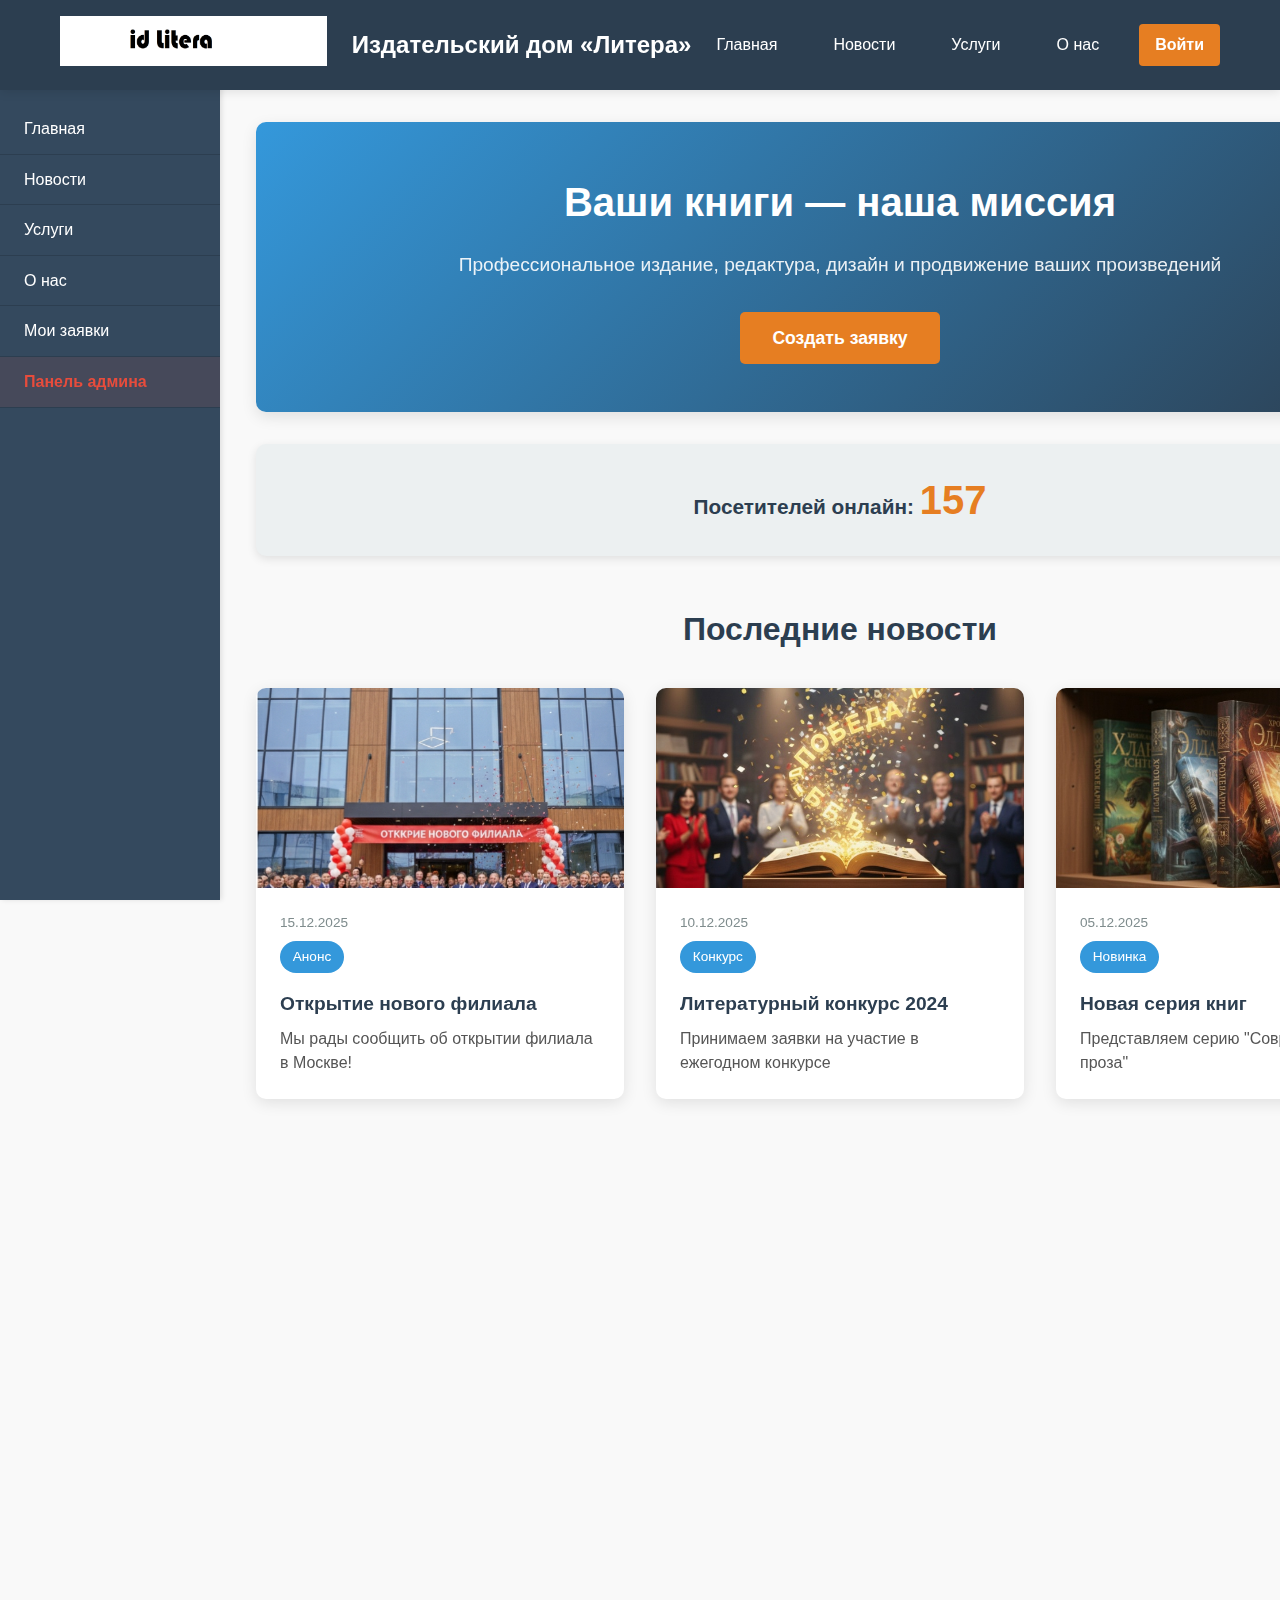
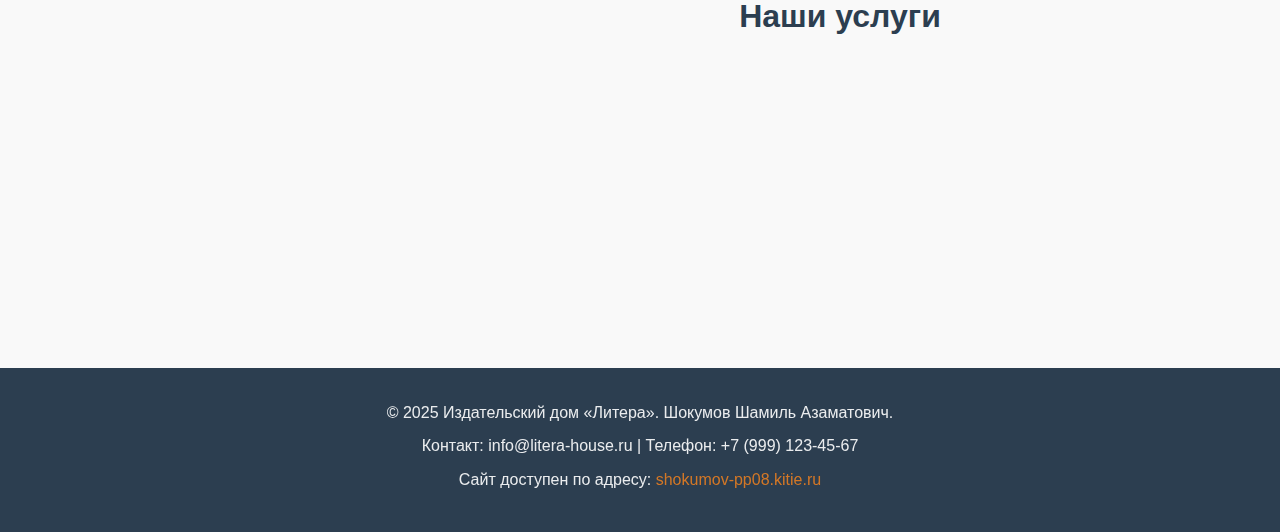
<file: index.html>
<!DOCTYPE html>
<html lang="ru">
<head>
    <meta charset="UTF-8">
    <meta name="viewport" content="width=device-width, initial-scale=1.0">
    <title>Издательский дом «Литера» | Главная</title>
    <link rel="stylesheet" href="css/style.css">
    <link rel="icon" type="image/x-icon" href="logo/logo.png">
</head>
<body>
    <!-- Шапка сайта -->
    <header class="header">
        <div class="container header-container">
            <a href="index.html" class="logo-link">
                <img src="logo/logo.png" alt="Логотип Издательского дома" class="logo">
            </a>
            <h1 class="site-title">Издательский дом «Литера»</h1>
            <nav class="nav">
                <ul class="nav-list">
                    <li><a href="index.html">Главная</a></li>
                    <li><a href="#news">Новости</a></li>
                    <li><a href="#services">Услуги</a></li>
                    <li><a href="#about">О нас</a></li>
                    <li><a href="login.html" class="btn-login">Войти</a></li>
                </ul>
            </nav>
            <button class="menu-toggle" aria-label="Меню">☰</button>
        </div>
    </header>

    <!-- Вертикальное меню для ПК -->
    <aside class="sidebar">
        <nav class="vertical-menu">
            <ul>
                <li><a href="index.html">Главная</a></li>
                <li><a href="#news">Новости</a></li>
                <li><a href="#services">Услуги</a></li>
                <li><a href="#about">О нас</a></li>
                <li><a href="personal.html">Мои заявки</a></li>
                <li><a href="admin.html" class="admin-link">Панель админа</a></li>
            </ul>
        </nav>
    </aside>

    <!-- Основной контент -->
    <main class="main container">
        <section class="hero">
            <h2>Ваши книги — наша миссия</h2>
            <p>Профессиональное издание, редактура, дизайн и продвижение ваших произведений</p>
            <a href="register.html" class="btn">Создать заявку</a>
        </section>

        <!-- Счётчик посетителей -->
        <div class="counter">
            <h3>Посетителей онлайн: <span id="visitor-count">157</span></h3>
        </div>

        <!-- Блок новостей -->
        <section id="news" class="news">
            <h2>Последние новости</h2>
            <div class="news-grid">
                <article class="news-card">
                    <div class="news-img-container">
                        <img src="images/news1.jpg" alt="Новость 1" class="news-img">
                    </div>
                    <div class="news-content">
                        <span class="news-date">15.12.2025</span>
                        <span class="news-category">Анонс</span>
                        <h4>Открытие нового филиала</h4>
                        <p>Мы рады сообщить об открытии филиала в Москве!</p>
                    </div>
                </article>
                
                <article class="news-card">
                    <div class="news-img-container">
                        <img src="images/news2.jpg" alt="Новость 2" class="news-img">
                    </div>
                    <div class="news-content">
                        <span class="news-date">10.12.2025</span>
                        <span class="news-category">Конкурс</span>
                        <h4>Литературный конкурс 2024</h4>
                        <p>Принимаем заявки на участие в ежегодном конкурсе</p>
                    </div>
                </article>
                
                <article class="news-card">
                    <div class="news-img-container">
                        <img src="images/news3.jpg" alt="Новость 3" class="news-img">
                    </div>
                    <div class="news-content">
                        <span class="news-date">05.12.2025</span>
                        <span class="news-category">Новинка</span>
                        <h4>Новая серия книг</h4>
                        <p>Представляем серию "Современная проза"</p>
                    </div>
                </article>
                
                <article class="news-card">
                    <div class="news-img-container">
                        <img src="images/news4.jpg" alt="Новость 4" class="news-img">
                    </div>
                    <div class="news-content">
                        <span class="news-date">01.12.2025</span>
                        <span class="news-category">Мероприятие</span>
                        <h4>Встреча с авторами</h4>
                        <p>Приглашаем на встречу с известными писателями</p>
                    </div>
                </article>
            </div>
        </section>

        <!-- Блок услуг -->
        <section id="services" class="services">
            <h2>Наши услуги</h2>
            <div class="services-grid">
                <div class="service-card">
                    <h3>Редактура</h3>
                    <p>Профессиональная правка текстов</p>
                </div>
                <div class="service-card">
                    <h3>Дизайн обложки</h3>
                    <p>Создание уникальных обложек</p>
                </div>
                <div class="service-card">
                    <h3>Вёрстка</h3>
                    <p>Подготовка к печати</p>
                </div>
                <div class="service-card">
                    <h3>Продвижение</h3>
                    <p>Маркетинг и реклама книг</p>
                </div>
            </div>
        </section>
    </main>

    <!-- Подвал -->
    <footer class="footer">
        <div class="container">
            <p>© 2025 Издательский дом «Литера». Шокумов Шамиль Азаматович.</p>
            <p>Контакт: info@litera-house.ru | Телефон: +7 (999) 123-45-67</p>
            <p>Сайт доступен по адресу: <a href="http://shokumov-pp08.kitie.ru">shokumov-pp08.kitie.ru</a></p>
        </div>
    </footer>

    <script src="js/script.js"></script>
</body>
</html>
</file>
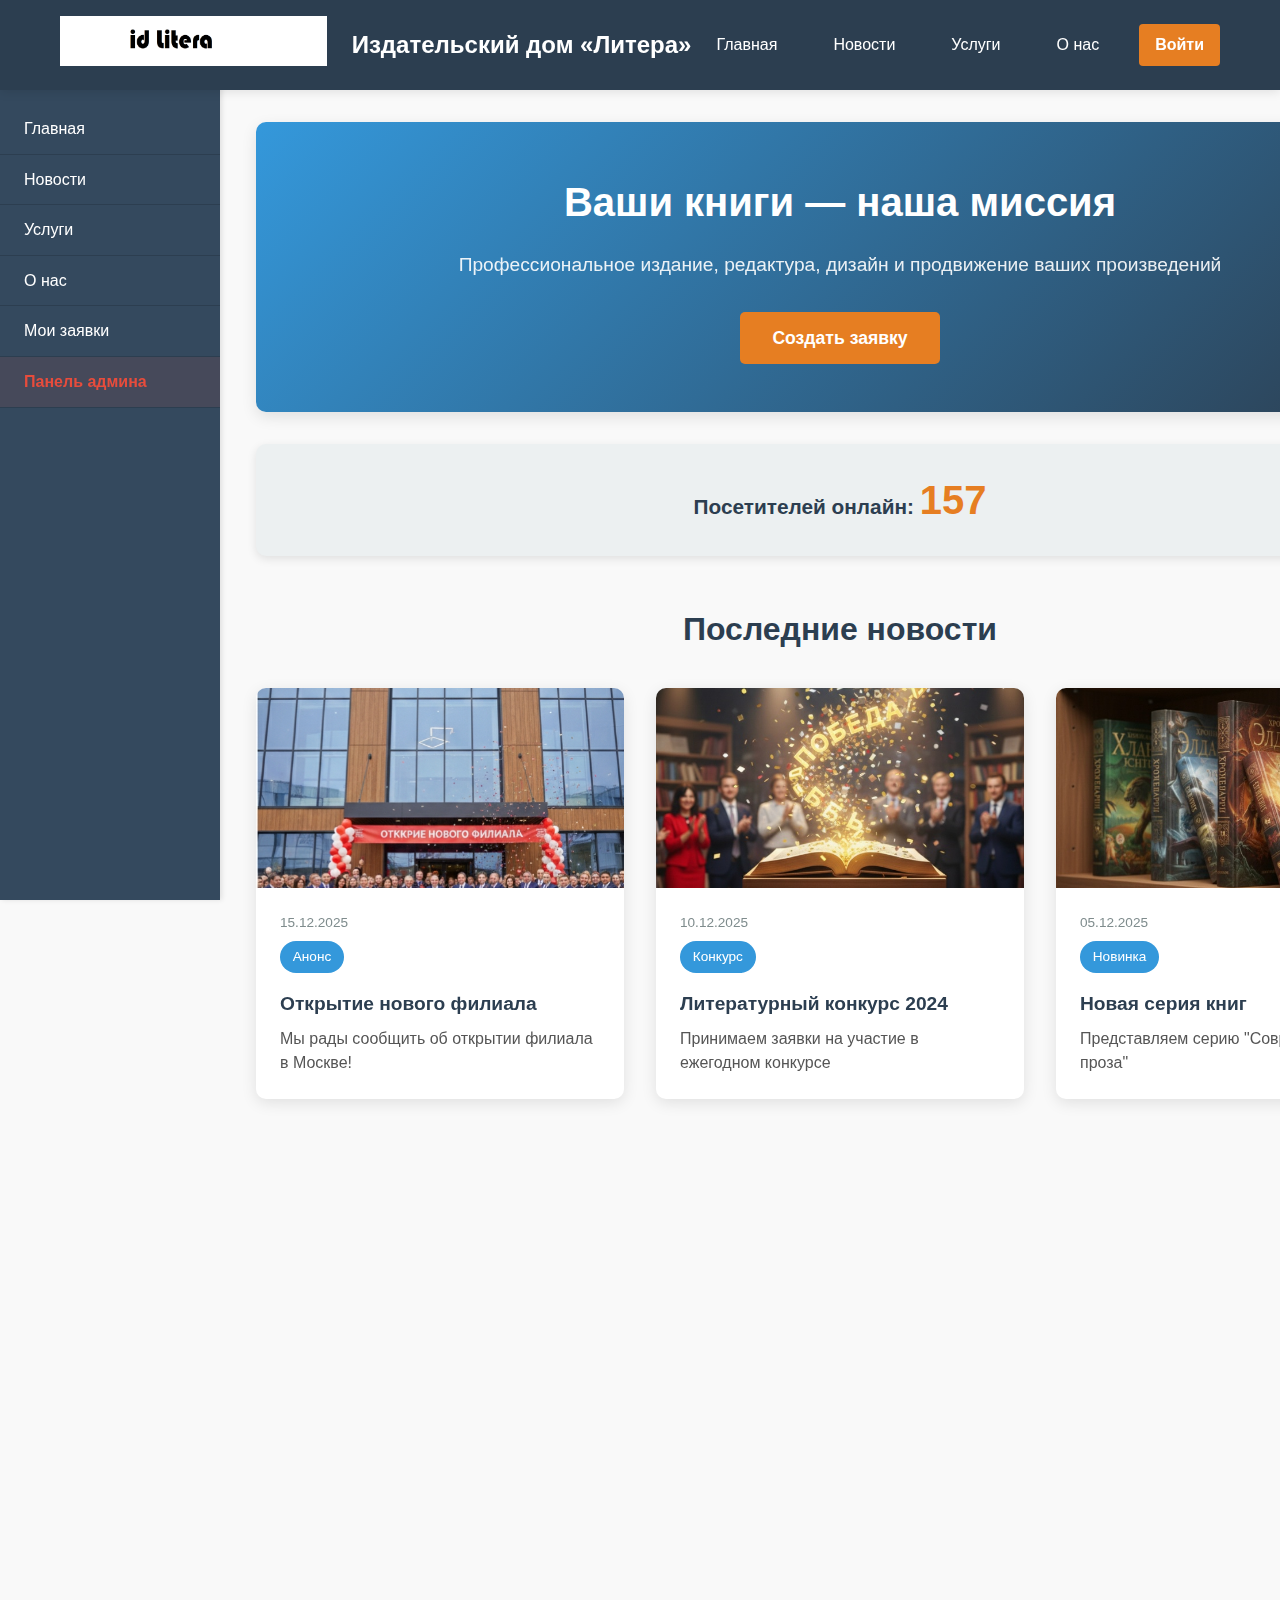
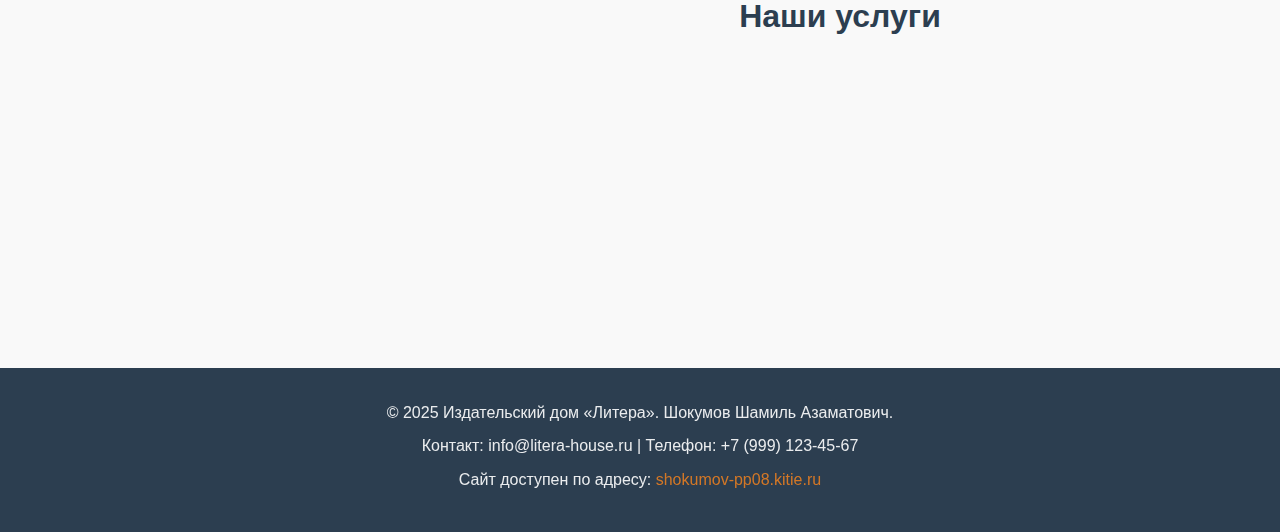
<file: admin.html>
<!DOCTYPE html>
<html lang="ru">
<head>
    <meta charset="UTF-8">
    <meta name="viewport" content="width=device-width, initial-scale=1.0">
    <title>Панель администратора | Издательский дом</title>
    <link rel="stylesheet" href="css/style.css">
    <link rel="icon" type="image/x-icon" href="logo/logo.png">
    <style>
        .admin-header {
            display: flex;
            justify-content: space-between;
            align-items: center;
            margin-bottom: 2rem;
            padding-bottom: 1rem;
            border-bottom: 2px solid #eee;
        }
        
        .admin-stats {
            display: grid;
            grid-template-columns: repeat(auto-fit, minmax(200px, 1fr));
            gap: 1.5rem;
            margin-bottom: 2rem;
        }
        
        .stat-card {
            background: white;
            padding: 1.5rem;
            border-radius: 10px;
            box-shadow: 0 3px 10px rgba(0,0,0,0.1);
            text-align: center;
            transition: transform 0.3s;
        }
        
        .stat-card:hover {
            transform: translateY(-5px);
        }
        
        .stat-value {
            font-size: 2.5rem;
            font-weight: bold;
            color: #2c3e50;
            margin: 0.5rem 0;
        }
        
        .stat-label {
            color: #7f8c8d;
            font-size: 0.9rem;
        }
        
        .stat-new { border-top: 4px solid #3498db; }
        .stat-solved { border-top: 4px solid #27ae60; }
        .stat-rejected { border-top: 4px solid #e74c3c; }
        .stat-total { border-top: 4px solid #f39c12; }
        
        .admin-tabs {
            display: flex;
            gap: 0.5rem;
            margin-bottom: 1.5rem;
            border-bottom: 2px solid #eee;
            padding-bottom: 0.5rem;
        }
        
        .tab-btn {
            padding: 0.75rem 1.5rem;
            background: none;
            border: none;
            border-bottom: 3px solid transparent;
            cursor: pointer;
            font-size: 1rem;
            color: #7f8c8d;
            transition: all 0.3s;
        }
        
        .tab-btn:hover {
            color: #2c3e50;
        }
        
        .tab-btn.active {
            color: #3498db;
            border-bottom-color: #3498db;
            font-weight: 500;
        }
        
        .tab-content {
            display: none;
            animation: fadeIn 0.3s;
        }
        
        .tab-content.active {
            display: block;
        }
        
        .search-box {
            margin-bottom: 1.5rem;
        }
        
        .search-input {
            width: 100%;
            padding: 0.75rem 1rem;
            border: 2px solid #ddd;
            border-radius: 5px;
            font-size: 1rem;
        }
        
        .search-input:focus {
            border-color: #3498db;
            outline: none;
        }
        
        .user-row, .request-row {
            display: grid;
            grid-template-columns: 50px 1fr 1fr 150px 100px;
            gap: 1rem;
            padding: 1rem;
            align-items: center;
            background: white;
            margin-bottom: 0.5rem;
            border-radius: 5px;
            box-shadow: 0 2px 5px rgba(0,0,0,0.05);
        }
        
        .user-row:hover, .request-row:hover {
            box-shadow: 0 5px 15px rgba(0,0,0,0.1);
        }
        
        .user-avatar-small {
            width: 40px;
            height: 40px;
            border-radius: 50%;
            background: linear-gradient(135deg, #3498db, #2c3e50);
            display: flex;
            align-items: center;
            justify-content: center;
            color: white;
            font-weight: bold;
        }
        
        .status-badge {
            display: inline-block;
            padding: 0.25rem 0.75rem;
            border-radius: 20px;
            font-size: 0.85rem;
            font-weight: 500;
        }
        
        .badge-new { background-color: #e3f2fd; color: #1976d2; }
        .badge-solved { background-color: #e8f5e9; color: #2e7d32; }
        .badge-rejected { background-color: #ffebee; color: #c62828; }
        
        .action-buttons {
            display: flex;
            gap: 0.5rem;
        }
        
        .btn-sm {
            padding: 0.25rem 0.75rem;
            font-size: 0.85rem;
        }
        
        .btn-solve { background-color: #27ae60; color: white; }
        .btn-reject { background-color: #e74c3c; color: white; }
        .btn-edit { background-color: #3498db; color: white; }
        .btn-delete { background-color: #95a5a6; color: white; }
        
        .modal {
            display: none;
            position: fixed;
            z-index: 1001;
            left: 0;
            top: 0;
            width: 100%;
            height: 100%;
            background-color: rgba(0,0,0,0.5);
        }
        
        .modal-content {
            background-color: white;
            margin: 10% auto;
            padding: 2rem;
            border-radius: 10px;
            width: 90%;
            max-width: 500px;
            box-shadow: 0 10px 30px rgba(0,0,0,0.3);
            animation: slideIn 0.3s;
        }
        
        @keyframes slideIn {
            from { transform: translateY(-50px); opacity: 0; }
            to { transform: translateY(0); opacity: 1; }
        }
        
        .modal h3 {
            margin-top: 0;
            color: #2c3e50;
        }
        
        .modal-actions {
            display: flex;
            justify-content: flex-end;
            gap: 1rem;
            margin-top: 1.5rem;
        }
        
        .category-management {
            background: white;
            padding: 1.5rem;
            border-radius: 10px;
            box-shadow: 0 3px 10px rgba(0,0,0,0.1);
            margin-bottom: 2rem;
        }
        
        .categories-list {
            display: flex;
            flex-wrap: wrap;
            gap: 0.5rem;
            margin: 1rem 0;
        }
        
        .category-tag {
            background: #ecf0f1;
            padding: 0.5rem 1rem;
            border-radius: 20px;
            display: flex;
            align-items: center;
            gap: 0.5rem;
        }
        
        .category-tag .remove {
            color: #e74c3c;
            cursor: pointer;
            font-weight: bold;
        }
        
        .add-category-form {
            display: flex;
            gap: 0.5rem;
            margin-top: 1rem;
        }
        
        @media (max-width: 768px) {
            .user-row, .request-row {
                grid-template-columns: 1fr;
                gap: 0.5rem;
            }
            
            .admin-stats {
                grid-template-columns: 1fr;
            }
            
            .action-buttons {
                flex-wrap: wrap;
            }
            
            .admin-tabs {
                flex-wrap: wrap;
            }
        }
    </style>
</head>
<body>
    <header class="header">
        <div class="container header-container">
            <a href="index.html" class="logo-link">
                <img src="logo/logo.png" alt="Логотип Издательского дома" class="logo">
            </a>
            <h1 class="site-title">Панель администратора</h1>
            <nav class="nav">
                <ul class="nav-list">
                    <li><a href="index.html">На сайт</a></li>
                    <li><a href="#" id="logout-btn" class="btn-login logout-btn">Выйти</a></li>
                </ul>
            </nav>
            <button class="menu-toggle" aria-label="Меню">☰</button>
        </div>
    </header>

    <main class="main container">
        <div class="admin-header">
            <h2 style="margin: 0; color: #2c3e50;">Управление сайтом</h2>
            <div class="user-info" style="display: flex; align-items: center; gap: 1rem;">
                <div class="user-avatar-small" id="admin-avatar">A</div>
                <div>
                    <div style="font-weight: 500;">Администратор</div>
                    <div style="font-size: 0.9rem; color: #7f8c8d;">admin@litera-house.ru</div>
                </div>
            </div>
        </div>

        <!-- Статистика -->
        <div class="admin-stats">
            <div class="stat-card stat-new">
                <div class="stat-value" id="stat-new">0</div>
                <div class="stat-label">Новых заявок</div>
            </div>
            <div class="stat-card stat-solved">
                <div class="stat-value" id="stat-solved">0</div>
                <div class="stat-label">Решенных заявок</div>
            </div>
            <div class="stat-card stat-rejected">
                <div class="stat-value" id="stat-rejected">0</div>
                <div class="stat-label">Отклоненных заявок</div>
            </div>
            <div class="stat-card stat-total">
                <div class="stat-value" id="stat-total">0</div>
                <div class="stat-label">Всего пользователей</div>
            </div>
        </div>

        <!-- Табы -->
        <div class="admin-tabs">
            <button class="tab-btn active" data-tab="requests">Заявки</button>
            <button class="tab-btn" data-tab="users">Пользователи</button>
            <button class="tab-btn" data-tab="categories">Категории</button>
            <button class="tab-btn" data-tab="news">Новости</button>
        </div>

        <!-- Содержимое таба "Заявки" -->
        <div id="tab-requests" class="tab-content active">
            <div class="search-box">
                <input type="text" class="search-input" id="search-requests" placeholder="Поиск по заявкам...">
            </div>
            
            <div id="requests-list">
                <!-- Заявки будут загружены через JavaScript -->
            </div>
        </div>

        <!-- Содержимое таба "Пользователи" -->
        <div id="tab-users" class="tab-content">
            <div class="search-box">
                <input type="text" class="search-input" id="search-users" placeholder="Поиск пользователей...">
            </div>
            
            <div id="users-list">
                <!-- Пользователи будут загружены через JavaScript -->
            </div>
        </div>

        <!-- Содержимое таба "Категории" -->
        <div id="tab-categories" class="tab-content">
            <div class="category-management">
                <h3 style="margin-top: 0;">Управление категориями заявок</h3>
                
                <div class="categories-list" id="categories-list">
                    <!-- Категории будут загружены через JavaScript -->
                </div>
                
                <div class="add-category-form">
                    <input type="text" id="new-category" placeholder="Новая категория" 
                           style="flex: 1; padding: 0.75rem; border: 2px solid #ddd; border-radius: 5px;">
                    <button class="btn" id="add-category-btn">Добавить</button>
                </div>
            </div>
        </div>

        <!-- Содержимое таба "Новости" -->
        <div id="tab-news" class="tab-content">
            <div style="display: flex; justify-content: space-between; align-items: center; margin-bottom: 1.5rem;">
                <h3 style="margin: 0;">Управление новостями</h3>
                <button class="btn" id="add-news-btn">+ Добавить новость</button>
            </div>
            
            <div id="news-list">
                <!-- Новости будут загружены через JavaScript -->
            </div>
        </div>
    </main>

    <!-- Модальное окно изменения статуса -->
    <div id="status-modal" class="modal">
        <div class="modal-content">
            <h3>Изменение статуса заявки</h3>
            <div style="margin: 1.5rem 0;">
                <p><strong>Заявка:</strong> <span id="modal-request-title"></span></p>
                <p><strong>Текущий статус:</strong> <span id="modal-current-status"></span></p>
            </div>
            
            <div class="form-group">
                <label for="status-select">Новый статус:</label>
                <select id="status-select" class="search-input">
                    <option value="">Выберите статус</option>
                    <option value="Решена">Решена</option>
                    <option value="Отклонена">Отклонена</option>
                </select>
            </div>
            
            <div class="form-group" id="reject-reason-group" style="display: none;">
                <label for="reject-reason">Причина отказа:</label>
                <textarea id="reject-reason" rows="3" class="search-input" 
                         placeholder="Укажите причину отказа..."></textarea>
            </div>
            
            <div class="modal-actions">
                <button class="btn btn-cancel" id="cancel-status">Отмена</button>
                <button class="btn" id="save-status">Сохранить</button>
            </div>
        </div>
    </div>

    <!-- Модальное окно добавления новости -->
    <div id="news-modal" class="modal">
        <div class="modal-content">
            <h3>Добавление новости</h3>
            
            <form id="news-form">
                <div class="form-group">
                    <label for="news-title">Заголовок *</label>
                    <input type="text" id="news-title" class="search-input" required>
                </div>
                
                <div class="form-group">
                    <label for="news-category">Категория</label>
                    <input type="text" id="news-category" class="search-input" placeholder="Например: Анонс">
                </div>
                
                <div class="form-group">
                    <label for="news-content">Содержание *</label>
                    <textarea id="news-content" rows="5" class="search-input" required></textarea>
                </div>
                
                <div class="form-group">
                    <label for="news-image">Ссылка на изображение</label>
                    <input type="text" id="news-image" class="search-input" 
                          placeholder="https://example.com/image.jpg">
                </div>
                
                <div class="modal-actions">
                    <button type="button" class="btn btn-cancel" id="cancel-news">Отмена</button>
                    <button type="submit" class="btn">Сохранить</button>
                </div>
            </form>
        </div>
    </div>

    <footer class="footer">
        <div class="container">
            <p>© 2023 Издательский дом «Литера». Шокумов Шамиль Азаматович.</p>
            <p>Административная панель | Доступ ограничен</p>
        </div>
    </footer>

    <script src="js/admin.js"></script>
</body>
</html>
</file>
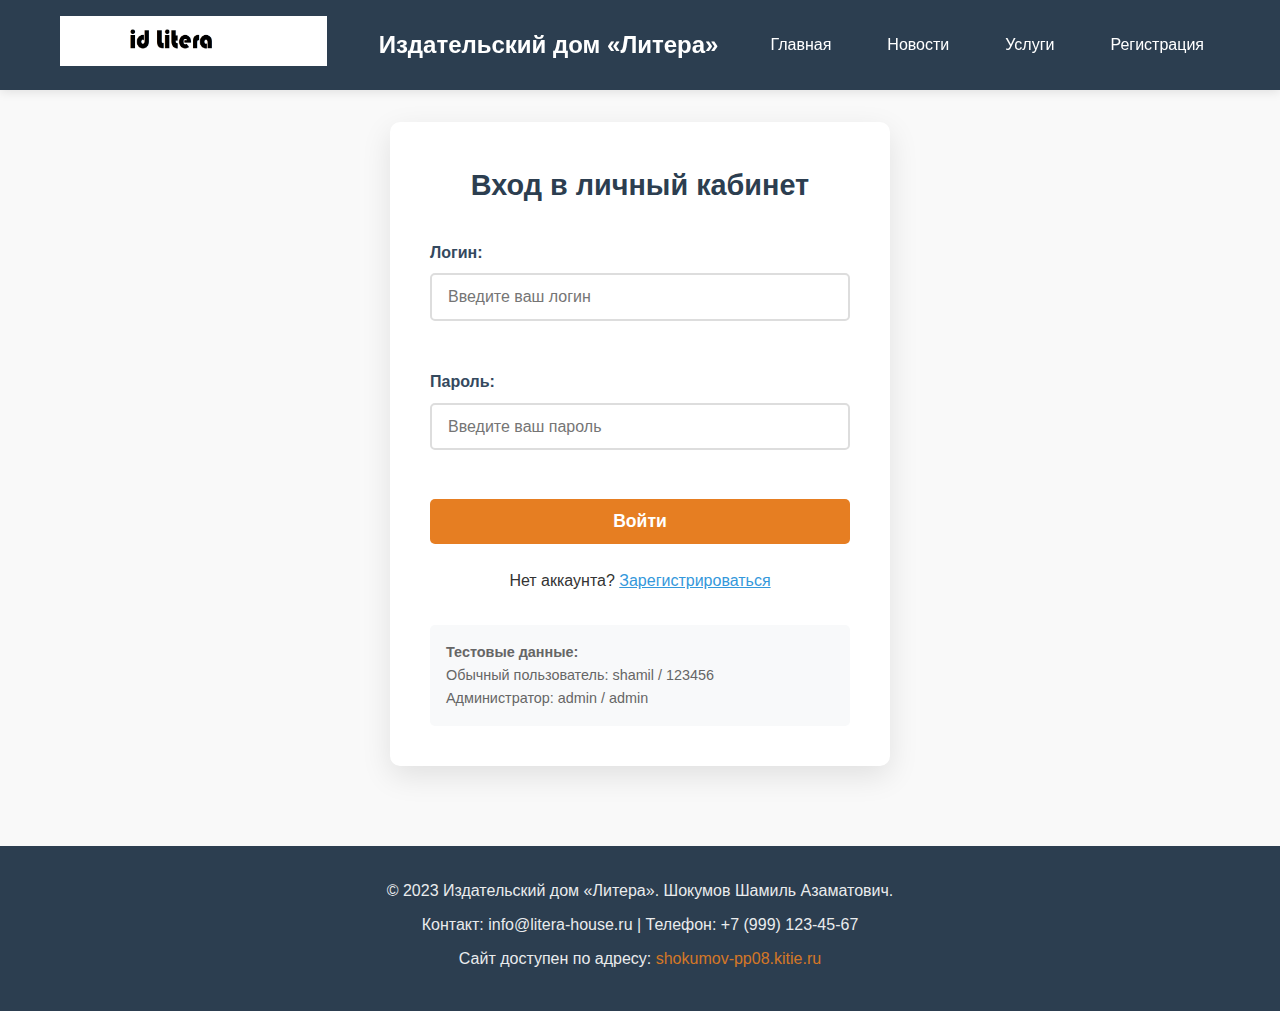
<file: login.html>
<!DOCTYPE html>
<html lang="ru">
<head>
    <meta charset="UTF-8">
    <meta name="viewport" content="width=device-width, initial-scale=1.0">
    <title>Вход | Издательский дом</title>
    <link rel="stylesheet" href="css/style.css">
    <link rel="icon" type="image/x-icon" href="logo/logo.png">
</head>
<body>
    <header class="header">
        <div class="container header-container">
            <a href="index.html" class="logo-link">
                <img src="logo/logo.png" alt="Логотип Издательского дома" class="logo">
            </a>
            <h1 class="site-title">Издательский дом «Литера»</h1>
            <nav class="nav">
                <ul class="nav-list">
                    <li><a href="index.html">Главная</a></li>
                    <li><a href="index.html#news">Новости</a></li>
                    <li><a href="index.html#services">Услуги</a></li>
                    <li><a href="register.html">Регистрация</a></li>
                </ul>
            </nav>
            <button class="menu-toggle" aria-label="Меню">☰</button>
        </div>
    </header>

    <main class="container auth-container">
        <div class="auth-form">
            <h2>Вход в личный кабинет</h2>
            
            <!-- Сообщение об ошибке -->
            <div id="error-message" class="error-message" style="display: none;">
                Неверный логин или пароль
            </div>
            
            <form id="login-form">
                <div class="form-group">
                    <label for="login">Логин:</label>
                    <input type="text" id="login" name="login" required placeholder="Введите ваш логин">
                    <small class="error-text"></small>
                </div>
                
                <div class="form-group">
                    <label for="password">Пароль:</label>
                    <input type="password" id="password" name="password" required placeholder="Введите ваш пароль">
                    <small class="error-text"></small>
                </div>
                
                <button type="submit" class="btn" style="width: 100%;">Войти</button>
            </form>
            
            <p style="text-align: center; margin-top: 1.5rem;">
                Нет аккаунта? <a href="register.html" style="color: #3498db;">Зарегистрироваться</a>
            </p>
            
            <div style="margin-top: 2rem; padding: 1rem; background: #f8f9fa; border-radius: 5px;">
                <p style="margin: 0; font-size: 0.9rem; color: #666;">
                    <strong>Тестовые данные:</strong><br>
                    Обычный пользователь: shamil / 123456<br>
                    Администратор: admin / admin
                </p>
            </div>
        </div>
    </main>

    <footer class="footer">
        <div class="container">
            <p>© 2023 Издательский дом «Литера». Шокумов Шамиль Азаматович.</p>
            <p>Контакт: info@litera-house.ru | Телефон: +7 (999) 123-45-67</p>
            <p>Сайт доступен по адресу: <a href="http://shokumov-pp08.kitie.ru">shokumov-pp08.kitie.ru</a></p>
        </div>
    </footer>

    <script src="js/auth.js"></script>
</body>
</html>
</file>
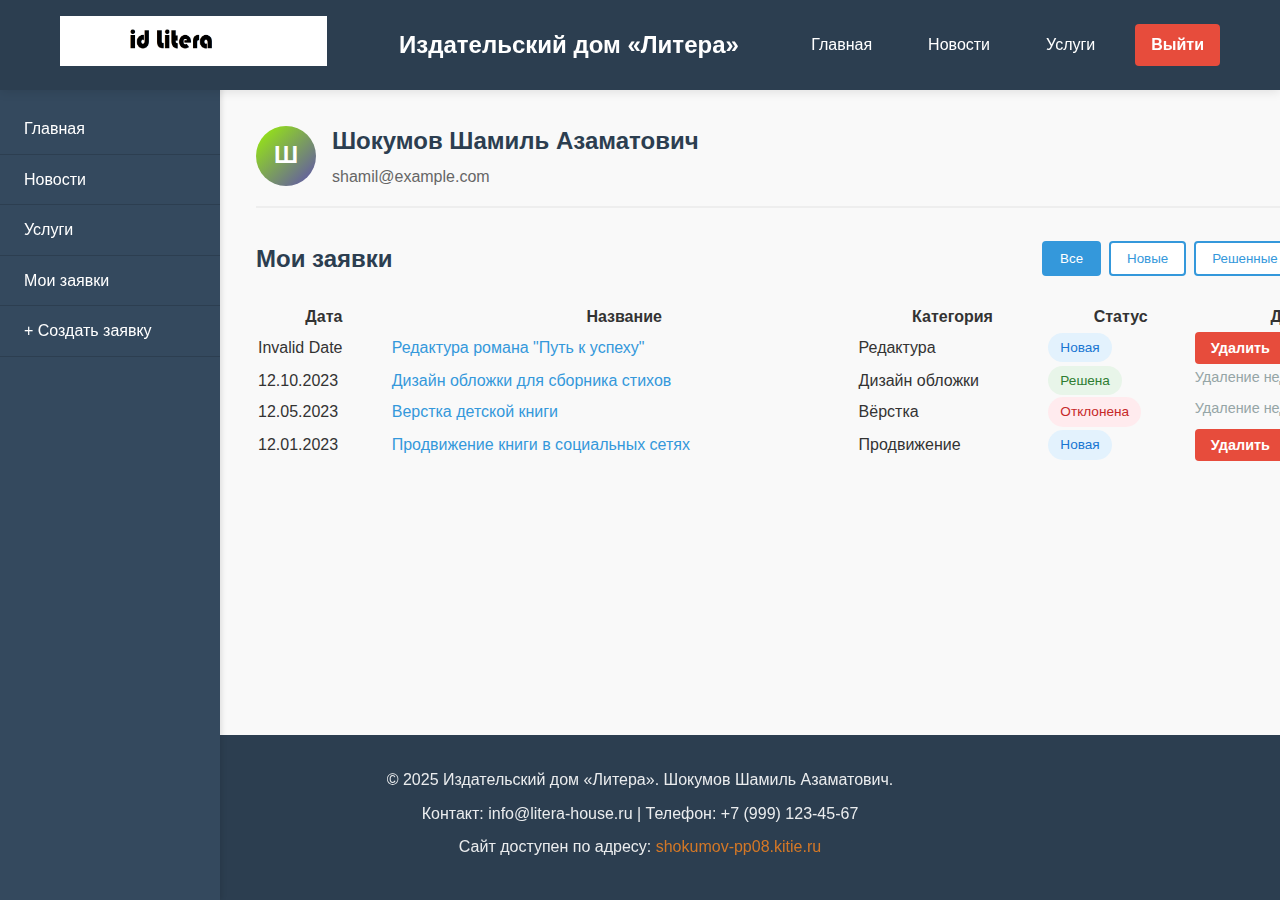
<file: personal.html>
<!DOCTYPE html>
<html lang="ru">
<head>
    <meta charset="UTF-8">
    <meta name="viewport" content="width=device-width, initial-scale=1.0">
    <title>Личный кабинет | Издательский дом</title>
    <link rel="stylesheet" href="css/style.css">
    <link rel="icon" type="image/x-icon" href="logo/logo.png">
    <style>
        .profile-header {
            display: flex;
            justify-content: space-between;
            align-items: center;
            margin-bottom: 2rem;
            padding-bottom: 1rem;
            border-bottom: 2px solid #eee;
        }
        
        .user-info {
            display: flex;
            align-items: center;
            gap: 1rem;
        }
        
        .user-avatar {
            width: 60px;
            height: 60px;
            background: linear-gradient(135deg, #3498db, #2c3e50);
            border-radius: 50%;
            display: flex;
            align-items: center;
            justify-content: center;
            color: white;
            font-size: 1.5rem;
            font-weight: bold;
        }
        
        .user-details h2 {
            margin: 0;
            color: #2c3e50;
        }
        
        .user-details p {
            margin: 0.25rem 0 0 0;
            color: #666;
        }
        
        .logout-btn {
            background-color: #e74c3c;
        }
        
        .logout-btn:hover {
            background-color: #c0392b;
        }
        
        .requests-actions {
            display: flex;
            justify-content: space-between;
            align-items: center;
            margin-bottom: 1.5rem;
            flex-wrap: wrap;
            gap: 1rem;
        }
        
        .filters {
            display: flex;
            gap: 0.5rem;
            flex-wrap: wrap;
        }
        
        .filter-btn {
            padding: 0.5rem 1rem;
            border: 2px solid #3498db;
            background: white;
            color: #3498db;
            border-radius: 4px;
            cursor: pointer;
            transition: all 0.3s;
            font-weight: 500;
        }
        
        .filter-btn:hover {
            background: #f0f7ff;
        }
        
        .filter-btn.active {
            background: #3498db;
            color: white;
        }
        
        .no-requests {
            text-align: center;
            padding: 3rem;
            background: white;
            border-radius: 10px;
            box-shadow: 0 3px 10px rgba(0,0,0,0.1);
            margin-top: 2rem;
        }
        
        .no-requests h3 {
            color: #2c3e50;
            margin-bottom: 1rem;
        }
        
        .no-requests p {
            color: #666;
            margin-bottom: 1.5rem;
        }
        
        .request-status {
            display: inline-block;
            padding: 0.25rem 0.75rem;
            border-radius: 20px;
            font-size: 0.85rem;
            font-weight: 500;
        }
        
        .status-new {
            background-color: #e3f2fd;
            color: #1976d2;
        }
        
        .status-solved {
            background-color: #e8f5e9;
            color: #2e7d32;
        }
        
        .status-rejected {
            background-color: #ffebee;
            color: #c62828;
        }
        
        .actions-cell {
            display: flex;
            gap: 0.5rem;
        }
        
        .btn-small {
            padding: 0.25rem 0.75rem;
            font-size: 0.85rem;
        }
        
        .btn-delete {
            background-color: #e74c3c;
            color: white;
            border: none;
            padding: 0.5rem 1rem;
            border-radius: 4px;
            cursor: pointer;
            transition: background 0.3s;
            font-size: 0.9rem;
        }
        
        .btn-delete:hover {
            background-color: #c0392b;
        }
        
        .modal {
            display: none;
            position: fixed;
            z-index: 1001;
            left: 0;
            top: 0;
            width: 100%;
            height: 100%;
            background-color: rgba(0,0,0,0.5);
            animation: fadeIn 0.3s;
        }
        
        .modal-content {
            background-color: white;
            margin: 10% auto;
            padding: 2rem;
            border-radius: 10px;
            width: 90%;
            max-width: 500px;
            box-shadow: 0 10px 30px rgba(0,0,0,0.3);
            animation: slideIn 0.3s;
        }
        
        @keyframes slideIn {
            from { transform: translateY(-50px); opacity: 0; }
            to { transform: translateY(0); opacity: 1; }
        }
        
        .modal h3 {
            margin-top: 0;
            color: #2c3e50;
        }
        
        .modal-actions {
            display: flex;
            justify-content: flex-end;
            gap: 1rem;
            margin-top: 1.5rem;
        }
        
        .btn-cancel {
            background-color: #95a5a6;
            color: white;
        }
        
        .btn-cancel:hover {
            background-color: #7f8c8d;
        }
        
        .create-form {
            background: white;
            padding: 2rem;
            border-radius: 10px;
            box-shadow: 0 3px 15px rgba(0,0,0,0.1);
            margin-bottom: 2rem;
        }
        
        .create-form h3 {
            margin-top: 0;
            color: #2c3e50;
            margin-bottom: 1.5rem;
        }
        
        .form-row {
            display: grid;
            grid-template-columns: 1fr 1fr;
            gap: 1rem;
            margin-bottom: 1rem;
        }
        
        @media (max-width: 768px) {
            .form-row {
                grid-template-columns: 1fr;
            }
            
            .requests-actions {
                flex-direction: column;
                align-items: stretch;
            }
            
            .filters {
                justify-content: center;
            }
            
            .profile-header {
                flex-direction: column;
                gap: 1rem;
                align-items: stretch;
            }
        }
    </style>
</head>
<body>
    <header class="header">
        <div class="container header-container">
            <a href="index.html" class="logo-link">
                <img src="logo/logo.png" alt="Логотип Издательского дома" class="logo">
            </a>
            <h1 class="site-title">Издательский дом «Литера»</h1>
            <nav class="nav">
                <ul class="nav-list">
                    <li><a href="index.html">Главная</a></li>
                    <li><a href="index.html#news">Новости</a></li>
                    <li><a href="index.html#services">Услуги</a></li>
                    <li><a href="#" id="logout-btn" class="btn-login logout-btn">Выйти</a></li>
                </ul>
            </nav>
            <button class="menu-toggle" aria-label="Меню">☰</button>
        </div>
    </header>

    <aside class="sidebar">
        <nav class="vertical-menu">
            <ul>
                <li><a href="index.html">Главная</a></li>
                <li><a href="index.html#news">Новости</a></li>
                <li><a href="index.html#services">Услуги</a></li>
                <li><a href="personal.html" class="active">Мои заявки</a></li>
                <li><a href="#" id="create-request-btn">+ Создать заявку</a></li>
            </ul>
        </nav>
    </aside>

    <main class="main container">
        <div class="profile-header">
            <div class="user-info">
                <div class="user-avatar" id="user-avatar">Ш</div>
                <div class="user-details">
                    <h2 id="user-name">Шокумов Шамиль Азаматович</h2>
                    <p id="user-email">shamil@example.com</p>
                </div>
            </div>
            <button class="btn logout-btn" id="logout-btn-main">Выйти</button>
        </div>

        <!-- Форма создания заявки (скрыта по умолчанию) -->
        <div id="create-request-form" class="create-form" style="display: none;">
            <h3>Создание новой заявки</h3>
            <form id="request-form">
                <div class="form-row">
                    <div class="form-group">
                        <label for="request-title">Название заявки *</label>
                        <input type="text" id="request-title" name="title" required 
                               placeholder="Например: Редактура книги">
                        <small class="error-text"></small>
                    </div>
                    
                    <div class="form-group">
                        <label for="request-category">Категория *</label>
                        <select id="request-category" name="category" required>
                            <option value="">Выберите категорию</option>
                            <option value="Редактура">Редактура</option>
                            <option value="Дизайн обложки">Дизайн обложки</option>
                            <option value="Вёрстка">Вёрстка</option>
                            <option value="Печать">Печать</option>
                            <option value="Продвижение">Продвижение</option>
                        </select>
                        <small class="error-text"></small>
                    </div>
                </div>
                
                <div class="form-group">
                    <label for="request-description">Описание *</label>
                    <textarea id="request-description" name="description" required 
                              rows="4" placeholder="Подробное описание вашей заявки..."></textarea>
                    <small class="error-text"></small>
                </div>
                
                <div style="display: flex; gap: 1rem; margin-top: 1.5rem;">
                    <button type="submit" class="btn">Создать заявку</button>
                    <button type="button" class="btn btn-cancel" id="cancel-request-btn">Отмена</button>
                </div>
            </form>
        </div>

        <!-- Панель управления заявками -->
        <div class="requests-actions">
            <h2 style="margin: 0; color: #2c3e50;">Мои заявки</h2>
            <div class="filters">
                <button class="filter-btn active" data-filter="all">Все</button>
                <button class="filter-btn" data-filter="Новая">Новые</button>
                <button class="filter-btn" data-filter="Решена">Решенные</button>
                <button class="filter-btn" data-filter="Отклонена">Отклоненные</button>
            </div>
        </div>

        <!-- Таблица заявок -->
        <div id="requests-table-container">
            <table class="requests-table" style="width: 100%;">
                <thead>
                    <tr>
                        <th>Дата</th>
                        <th>Название</th>
                        <th>Категория</th>
                        <th>Статус</th>
                        <th>Действия</th>
                    </tr>
                </thead>
                <tbody id="requests-body">
                    <!-- Заявки будут загружены через JavaScript -->
                </tbody>
            </table>
            
            <!-- Сообщение если нет заявок -->
            <div id="no-requests" class="no-requests" style="display: none;">
                <h3>У вас пока нет заявок</h3>
                <p>Создайте свою первую заявку на публикацию или редактирование книги</p>
                <button class="btn" id="create-first-btn">Создать первую заявку</button>
            </div>
        </div>
    </main>

    <!-- Модальное окно подтверждения удаления -->
    <div id="delete-modal" class="modal">
        <div class="modal-content">
            <h3>Подтверждение удаления</h3>
            <p>Вы уверены, что хотите удалить эту заявку? Это действие невозможно отменить.</p>
            <div class="modal-actions">
                <button class="btn btn-cancel" id="cancel-delete">Отмена</button>
                <button class="btn btn-delete" id="confirm-delete">Удалить</button>
            </div>
        </div>
    </div>

    <!-- Модальное окно деталей заявки -->
    <div id="details-modal" class="modal">
        <div class="modal-content">
            <h3 id="modal-title"></h3>
            <div style="margin: 1.5rem 0;">
                <p><strong>Дата создания:</strong> <span id="modal-date"></span></p>
                <p><strong>Категория:</strong> <span id="modal-category"></span></p>
                <p><strong>Статус:</strong> <span id="modal-status"></span></p>
                <div id="modal-reject-reason" style="display: none; margin-top: 1rem; padding: 1rem; background: #ffebee; border-radius: 5px;">
                    <strong>Причина отказа:</strong> <span id="modal-reason-text"></span>
                </div>
            </div>
            <div style="margin: 1.5rem 0;">
                <h4 style="margin-bottom: 0.5rem; color: #2c3e50;">Описание:</h4>
                <p id="modal-description" style="color: #555; line-height: 1.6;"></p>
            </div>
            <div class="modal-actions">
                <button class="btn btn-cancel" id="close-details">Закрыть</button>
            </div>
        </div>
    </div>

    <footer class="footer">
        <div class="container">
            <p>© 2025 Издательский дом «Литера». Шокумов Шамиль Азаматович.</p>
            <p>Контакт: info@litera-house.ru | Телефон: +7 (999) 123-45-67</p>
            <p>Сайт доступен по адресу: <a href="http://shokumov-pp08.kitie.ru">shokumov-pp08.kitie.ru</a></p>
        </div>
    </footer>

    <script src="js/personal.js"></script>
</body>
</html>
</file>
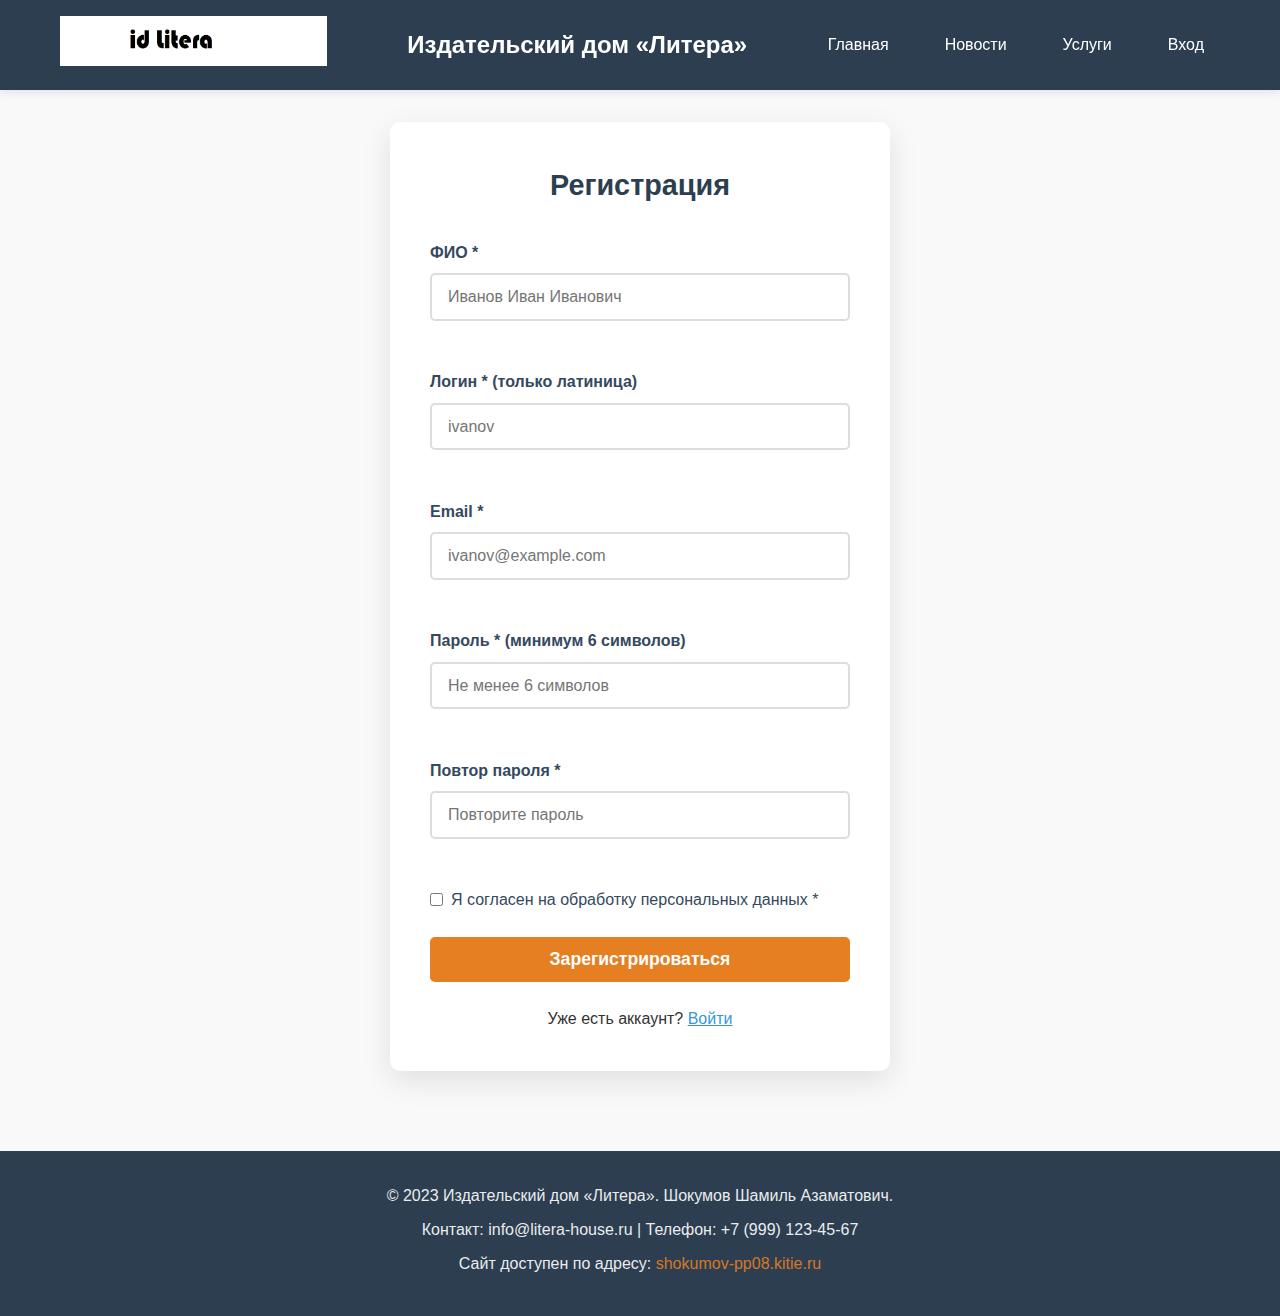
<file: register.html>
<!DOCTYPE html>
<html lang="ru">
<head>
    <meta charset="UTF-8">
    <meta name="viewport" content="width=device-width, initial-scale=1.0">
    <title>Регистрация | Издательский дом</title>
    <link rel="stylesheet" href="css/style.css">
    <link rel="icon" type="image/x-icon" href="logo/logo.png">
</head>
<body>
    <header class="header">
        <div class="container header-container">
            <a href="index.html" class="logo-link">
                <img src="logo/logo.png" alt="Логотип Издательского дома" class="logo">
            </a>
            <h1 class="site-title">Издательский дом «Литера»</h1>
            <nav class="nav">
                <ul class="nav-list">
                    <li><a href="index.html">Главная</a></li>
                    <li><a href="index.html#news">Новости</a></li>
                    <li><a href="index.html#services">Услуги</a></li>
                    <li><a href="login.html">Вход</a></li>
                </ul>
            </nav>
            <button class="menu-toggle" aria-label="Меню">☰</button>
        </div>
    </header>

    <main class="container auth-container">
        <div class="auth-form">
            <h2>Регистрация</h2>
            
            <!-- Сообщение об ошибке -->
            <div id="error-message" class="error-message" style="display: none;"></div>
            
            <!-- Сообщение об успехе -->
            <div id="success-message" class="error-message" style="display: none; background-color: #27ae60;"></div>
            
            <form id="register-form">
                <div class="form-group">
                    <label for="fio">ФИО *</label>
                    <input type="text" id="fio" name="fio" required 
                           placeholder="Иванов Иван Иванович"
                           pattern="[А-Яа-яЁё\s\-]+"
                           title="Только кириллические буквы, пробелы и дефис">
                    <small class="error-text"></small>
                </div>
                
                <div class="form-group">
                    <label for="login">Логин * (только латиница)</label>
                    <input type="text" id="login" name="login" required 
                           placeholder="ivanov"
                           pattern="[A-Za-z0-9]+"
                           title="Только латинские буквы и цифры">
                    <small class="error-text"></small>
                    <div id="login-check" style="margin-top: 0.25rem; font-size: 0.85rem;"></div>
                </div>
                
                <div class="form-group">
                    <label for="email">Email *</label>
                    <input type="email" id="email" name="email" required 
                           placeholder="ivanov@example.com">
                    <small class="error-text"></small>
                </div>
                
                <div class="form-group">
                    <label for="password">Пароль * (минимум 6 символов)</label>
                    <input type="password" id="password" name="password" required 
                           placeholder="Не менее 6 символов"
                           minlength="6">
                    <small class="error-text"></small>
                </div>
                
                <div class="form-group">
                    <label for="password_confirm">Повтор пароля *</label>
                    <input type="password" id="password_confirm" name="password_confirm" required 
                           placeholder="Повторите пароль">
                    <small class="error-text"></small>
                </div>
                
                <div class="form-group checkbox">
                    <input type="checkbox" id="agree" name="agree" required>
                    <label for="agree">Я согласен на обработку персональных данных *</label>
                    <small class="error-text"></small>
                </div>
                
                <button type="submit" class="btn" style="width: 100%;">Зарегистрироваться</button>
            </form>
            
            <p style="text-align: center; margin-top: 1.5rem;">
                Уже есть аккаунт? <a href="login.html" style="color: #3498db;">Войти</a>
            </p>
        </div>
    </main>

    <footer class="footer">
        <div class="container">
            <p>© 2023 Издательский дом «Литера». Шокумов Шамиль Азаматович.</p>
            <p>Контакт: info@litera-house.ru | Телефон: +7 (999) 123-45-67</p>
            <p>Сайт доступен по адресу: <a href="http://shokumov-pp08.kitie.ru">shokumov-pp08.kitie.ru</a></p>
        </div>
    </footer>

    <script src="js/register.js"></script>
</body>
</html>
</file>
<file: css/style.css>
/* Базовые стили */
* {
    margin: 0;
    padding: 0;
    box-sizing: border-box;
}

body {
    font-family: 'Segoe UI', Tahoma, Geneva, Verdana, sans-serif;
    line-height: 1.6;
    color: #333;
    background-color: #f9f9f9;
    min-height: 100vh;
    display: flex;
    flex-direction: column;
}

.container {
    width: 100%;
    max-width: 1200px;
    margin: 0 auto;
    padding: 0 20px;
}

/* Шапка */
.header {
    background-color: #2c3e50;
    color: white;
    padding: 1rem 0;
    position: sticky;
    top: 0;
    z-index: 1000;
    box-shadow: 0 2px 10px rgba(0,0,0,0.1);
}

.header-container {
    display: flex;
    align-items: center;
    justify-content: space-between;
    flex-wrap: wrap;
}

.logo {
    height: 50px;
    width: auto;
    transition: transform 0.3s;
}

.logo:hover {
    transform: scale(1.05);
}

.site-title {
    font-size: 1.5rem;
    margin-left: 1rem;
    color: white;
}

.nav-list {
    display: flex;
    list-style: none;
    gap: 1.5rem;
    align-items: center;
}

.nav-list a {
    color: white;
    text-decoration: none;
    padding: 0.5rem 1rem;
    border-radius: 4px;
    transition: all 0.3s;
    display: block;
}

.nav-list a:hover {
    background-color: #1a252f;
    transform: translateY(-2px);
}

.btn-login {
    background-color: #e67e22;
    color: white;
    font-weight: bold;
}

.btn-login:hover {
    background-color: #d35400;
}

.menu-toggle {
    display: none;
    background: none;
    border: none;
    color: white;
    font-size: 1.8rem;
    cursor: pointer;
    padding: 0.5rem;
}

/* Вертикальное меню для ПК */
.sidebar {
    position: fixed;
    left: 0;
    top: 80px;
    width: 220px;
    background-color: #34495e;
    color: white;
    height: calc(100vh - 80px);
    padding: 1.5rem 0;
    display: none;
    overflow-y: auto;
    box-shadow: 2px 0 5px rgba(0,0,0,0.1);
}

.vertical-menu ul {
    list-style: none;
}

.vertical-menu a {
    color: white;
    text-decoration: none;
    display: block;
    padding: 0.75rem 1.5rem;
    border-bottom: 1px solid #2c3e50;
    transition: all 0.3s;
}

.vertical-menu a:hover {
    background-color: #2c3e50;
    padding-left: 2rem;
}

.admin-link {
    color: #e74c3c !important;
    font-weight: bold;
    background-color: rgba(231, 76, 60, 0.1);
}

/* Основной контент */
.main {
    margin-left: 0;
    padding: 2rem 1rem;
    flex: 1;
    transition: margin-left 0.3s;
}

.hero {
    text-align: center;
    padding: 3rem 2rem;
    background: linear-gradient(135deg, #3498db, #2c3e50);
    color: white;
    border-radius: 10px;
    margin-bottom: 2rem;
    box-shadow: 0 5px 15px rgba(0,0,0,0.1);
}

.hero h2 {
    font-size: 2.5rem;
    margin-bottom: 1rem;
    animation: fadeInDown 1s;
}

.hero p {
    font-size: 1.2rem;
    margin-bottom: 2rem;
    opacity: 0.9;
}

@keyframes fadeInDown {
    from {
        opacity: 0;
        transform: translateY(-20px);
    }
    to {
        opacity: 1;
        transform: translateY(0);
    }
}

.btn {
    display: inline-block;
    background-color: #e67e22;
    color: white;
    padding: 0.75rem 2rem;
    border-radius: 5px;
    text-decoration: none;
    font-weight: bold;
    border: none;
    cursor: pointer;
    transition: all 0.3s;
    font-size: 1.1rem;
}

.btn:hover {
    background-color: #d35400;
    transform: translateY(-2px);
    box-shadow: 0 5px 15px rgba(0,0,0,0.2);
}

/* Счётчик */
.counter {
    text-align: center;
    margin: 2rem 0;
    padding: 1.5rem;
    background-color: #ecf0f1;
    border-radius: 10px;
    box-shadow: 0 3px 10px rgba(0,0,0,0.1);
}

.counter h3 {
    color: #2c3e50;
    font-size: 1.3rem;
}

#visitor-count {
    font-size: 2.5rem;
    color: #e67e22;
    font-weight: bold;
    transition: all 0.5s;
    display: inline-block;
}

/* Новости */
.news {
    margin: 3rem 0;
}

.news h2 {
    text-align: center;
    color: #2c3e50;
    margin-bottom: 2rem;
    font-size: 2rem;
}

.news-grid {
    display: grid;
    grid-template-columns: repeat(auto-fit, minmax(280px, 1fr));
    gap: 2rem;
    margin-top: 1.5rem;
}

.news-card {
    background: white;
    border-radius: 10px;
    overflow: hidden;
    box-shadow: 0 4px 15px rgba(0,0,0,0.1);
    transition: all 0.3s;
    cursor: pointer;
}

.news-card:hover {
    transform: translateY(-10px);
    box-shadow: 0 10px 25px rgba(0,0,0,0.15);
}

.news-img-container {
    position: relative;
    overflow: hidden;
    height: 200px;
}

.news-img {
    width: 100%;
    height: 100%;
    object-fit: cover;
    transition: transform 0.5s ease;
}

.news-img:hover {
    transform: scale(1.1);
}

.news-content {
    padding: 1.5rem;
}

.news-date {
    font-size: 0.85rem;
    color: #7f8c8d;
    display: block;
    margin-bottom: 0.5rem;
}

.news-category {
    font-size: 0.85rem;
    background-color: #3498db;
    color: white;
    padding: 0.3rem 0.8rem;
    border-radius: 20px;
    display: inline-block;
    margin-bottom: 1rem;
}

.news-content h4 {
    color: #2c3e50;
    margin-bottom: 0.5rem;
    font-size: 1.2rem;
}

.news-content p {
    color: #555;
    line-height: 1.5;
}

/* Услуги */
.services {
    margin: 3rem 0;
}

.services h2 {
    text-align: center;
    color: #2c3e50;
    margin-bottom: 2rem;
    font-size: 2rem;
}

.services-grid {
    display: grid;
    grid-template-columns: repeat(auto-fit, minmax(250px, 1fr));
    gap: 1.5rem;
}

.service-card {
    background: white;
    padding: 2rem;
    border-radius: 10px;
    text-align: center;
    box-shadow: 0 4px 10px rgba(0,0,0,0.1);
    transition: all 0.3s;
    border-top: 4px solid #3498db;
}

.service-card:hover {
    transform: translateY(-5px);
    box-shadow: 0 8px 20px rgba(0,0,0,0.15);
}

.service-card h3 {
    color: #2c3e50;
    margin-bottom: 1rem;
}

.service-card p {
    color: #666;
}

/* Подвал */
.footer {
    background-color: #2c3e50;
    color: white;
    text-align: center;
    padding: 2rem 0;
    margin-top: 3rem;
}

.footer p {
    margin-bottom: 0.5rem;
    opacity: 0.9;
}

.footer a {
    color: #e67e22;
    text-decoration: none;
}

.footer a:hover {
    text-decoration: underline;
}

/* Стили форм (общие) */
.auth-container {
    display: flex;
    justify-content: center;
    align-items: center;
    min-height: calc(100vh - 200px);
    padding: 2rem;
}

.auth-form {
    background: white;
    padding: 2.5rem;
    border-radius: 10px;
    box-shadow: 0 10px 30px rgba(0,0,0,0.1);
    width: 100%;
    max-width: 500px;
    animation: fadeIn 0.5s;
}

@keyframes fadeIn {
    from { opacity: 0; transform: translateY(20px); }
    to { opacity: 1; transform: translateY(0); }
}

.auth-form h2 {
    text-align: center;
    margin-bottom: 2rem;
    color: #2c3e50;
    font-size: 1.8rem;
}

.form-group {
    margin-bottom: 1.5rem;
}

.form-group label {
    display: block;
    margin-bottom: 0.5rem;
    font-weight: bold;
    color: #34495e;
    font-size: 1rem;
}

.form-group input[type="text"],
.form-group input[type="email"],
.form-group input[type="password"] {
    width: 100%;
    padding: 0.8rem 1rem;
    border: 2px solid #ddd;
    border-radius: 5px;
    font-size: 1rem;
    transition: all 0.3s;
    font-family: inherit;
}

.form-group input:focus {
    border-color: #3498db;
    outline: none;
    box-shadow: 0 0 0 3px rgba(52, 152, 219, 0.2);
}

.error-text {
    color: #e74c3c;
    font-size: 0.85rem;
    margin-top: 0.5rem;
    display: block;
    min-height: 1.2em;
}

.error-message {
    background-color: #e74c3c;
    color: white;
    padding: 1rem;
    border-radius: 5px;
    margin-bottom: 1.5rem;
    animation: shake 0.5s ease-in-out;
    text-align: center;
}

@keyframes shake {
    0%, 100% { transform: translateX(0); }
    25% { transform: translateX(-10px); }
    75% { transform: translateX(10px); }
}

.checkbox {
    display: flex;
    align-items: center;
    gap: 0.5rem;
}

.checkbox input {
    width: auto;
    margin: 0;
}

.checkbox label {
    margin: 0;
    font-weight: normal;
    cursor: pointer;
}

/* Адаптивность для ПК (ширина от 1200px) */
@media (min-width: 1200px) {
    .sidebar {
        display: block;
    }
    .main {
        margin-left: 240px;
    }
    .menu-toggle {
        display: none;
    }
}

/* Адаптивность для мобильных (до 720px) */
@media (max-width: 720px) {
    .header-container {
        flex-wrap: wrap;
    }
    
    .site-title {
        font-size: 1.2rem;
        margin: 0.5rem 0;
        width: 100%;
        text-align: center;
        order: 3;
    }
    
    .nav-list {
        display: none;
        flex-direction: column;
        position: absolute;
        top: 100%;
        left: 0;
        right: 0;
        background-color: #2c3e50;
        padding: 1rem;
        z-index: 1000;
        width: 100%;
        box-shadow: 0 5px 10px rgba(0,0,0,0.2);
    }
    
    .nav-list.active {
        display: flex;
    }
    
    .menu-toggle {
        display: block;
        order: 2;
    }
    
    .hero h2 {
        font-size: 1.8rem;
    }
    
    .hero p {
        font-size: 1rem;
    }
    
    .btn {
        padding: 0.6rem 1.5rem;
        font-size: 1rem;
    }
    
    .news-grid {
        grid-template-columns: 1fr;
    }
    
    .services-grid {
        grid-template-columns: 1fr;
    }
    
    .auth-form {
        padding: 1.5rem;
        margin: 1rem;
    }
}

/* Для очень маленьких экранов */
@media (max-width: 480px) {
    .container {
        padding: 0 10px;
    }
    
    .hero {
        padding: 2rem 1rem;
    }
    
    .counter h3 {
        font-size: 1.1rem;
    }
    
    #visitor-count {
        font-size: 2rem;
    }
}
</file>
